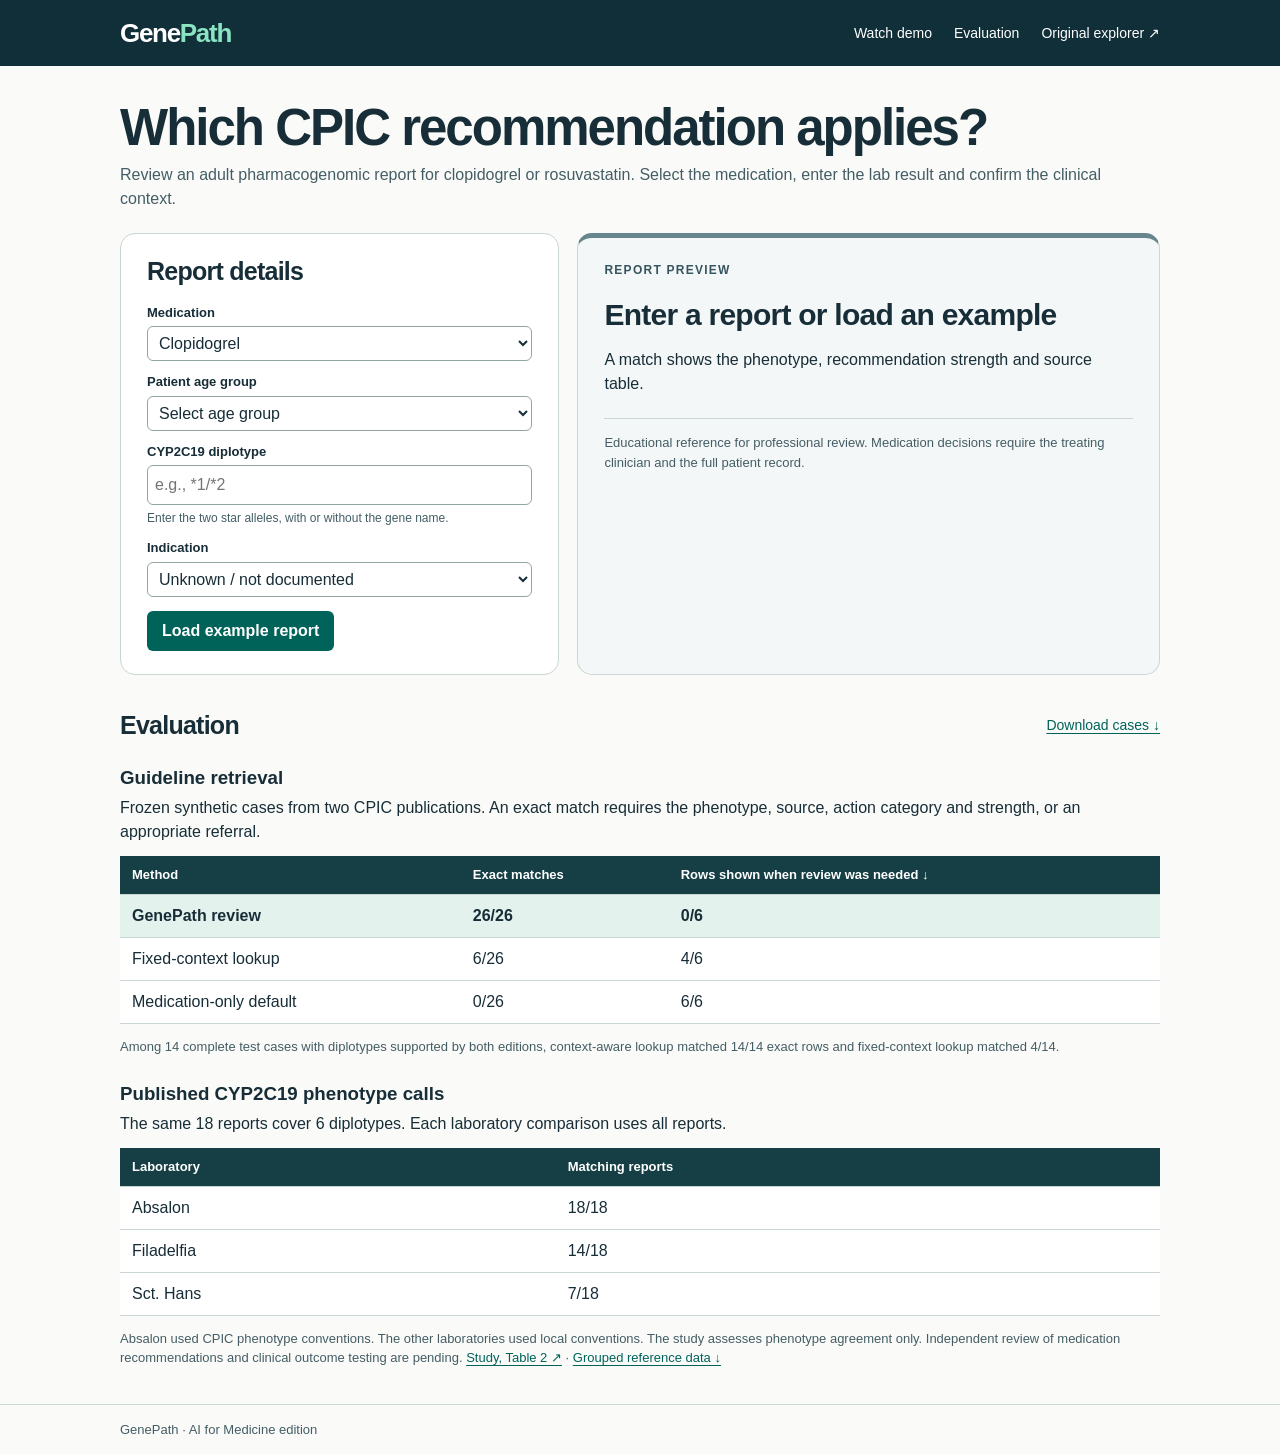
<file: index.html>
<!doctype html>
<html lang="en"><head><meta charset="utf-8"><meta name="viewport" content="width=device-width,initial-scale=1"><title>GenePath · PGx guideline review</title><link rel="stylesheet" href="review/style.css"></head>
<body>
<header><div class="shell nav"><a class="brand" href="index.html">Gene<span>Path</span></a><nav aria-label="Resources"><a href="https://www.youtube.com/watch?v=ef9ZuNMNDDQ" target="_blank" rel="noopener noreferrer">Watch demo</a><a href="#evaluation">Evaluation</a><a href="explorer.html">Original explorer ↗</a></nav></div></header>
<main class="shell">
<section class="intro"><h1>Which CPIC recommendation applies?</h1><p>Review an adult pharmacogenomic report for clopidogrel or rosuvastatin. Select the medication, enter the lab result and confirm the clinical context.</p></section>
<section class="layout" aria-label="Guideline lookup">
<div class="panel inputs"><h2>Report details</h2>
<div class="field"><label for="drug">Medication</label><select id="drug"><option value="clopidogrel">Clopidogrel</option><option value="rosuvastatin">Rosuvastatin</option></select></div>
<div class="field"><label for="age">Patient age group</label><select id="age"><option value="unknown">Select age group</option><option value="adult">Adult (18 or older)</option><option value="child">Under 18</option></select></div>
<div class="field"><label for="diplotype" id="geneLabel">CYP2C19 diplotype</label><input type="text" id="diplotype" aria-describedby="formatHint" placeholder="e.g., *1/*2" autocomplete="off" spellcheck="false"><small id="formatHint">Enter the two star alleles, with or without the gene name.</small></div>
<div class="field"><label for="context" id="contextLabel">Indication</label><select id="context"></select></div>
<div class="example-actions"><button id="sample" type="button">Load example report</button><button id="compare" type="button" hidden></button></div></div>
<section class="panel result" aria-live="polite" aria-atomic="true"><p id="status" class="status"></p><h2 id="headline"></h2><p id="detail"></p><dl id="facts"></dl><a id="citation" hidden></a><p class="fine">Educational reference for professional review. Medication decisions require the treating clinician and the full patient record.</p></section>
</section>
<section id="evaluation"><div class="sectionhead"><div><h2>Evaluation</h2></div><a href="review/evaluation/cases.tsv" download>Download cases ↓</a></div>
<h3>Guideline retrieval</h3><p>Frozen synthetic cases from two CPIC publications. An exact match requires the phenotype, source, action category and strength, or an appropriate referral.</p>
<div class="tablewrap"><table><thead><tr><th scope="col">Method</th><th scope="col">Exact matches</th><th scope="col">Rows shown when review was needed ↓</th></tr></thead><tbody id="scores"></tbody></table></div>
<p id="sharedPanel" class="small"></p>
<h3>Published CYP2C19 phenotype calls</h3>
<p id="publishedCaption"></p>
<div class="tablewrap"><table><thead><tr><th scope="col">Laboratory</th><th scope="col">Matching reports</th></tr></thead><tbody id="labs"></tbody></table></div>
<p class="small">Absalon used CPIC phenotype conventions. The other laboratories used local conventions. The study assesses phenotype agreement only. Independent review of medication recommendations and clinical outcome testing are pending. <a href="https://doi.org/10.1111/bcpt.13990">Study, Table 2 ↗</a> · <a href="review/evaluation/published-phenotypes.tsv" download>Grouped reference data ↓</a></p></section>
</main><footer><div class="shell">GenePath · AI for Medicine edition</div></footer>
<script src="review/lookup.js"></script><script src="review/evaluation/summary.js"></script><script src="review/ui.js"></script></body></html>
</file>
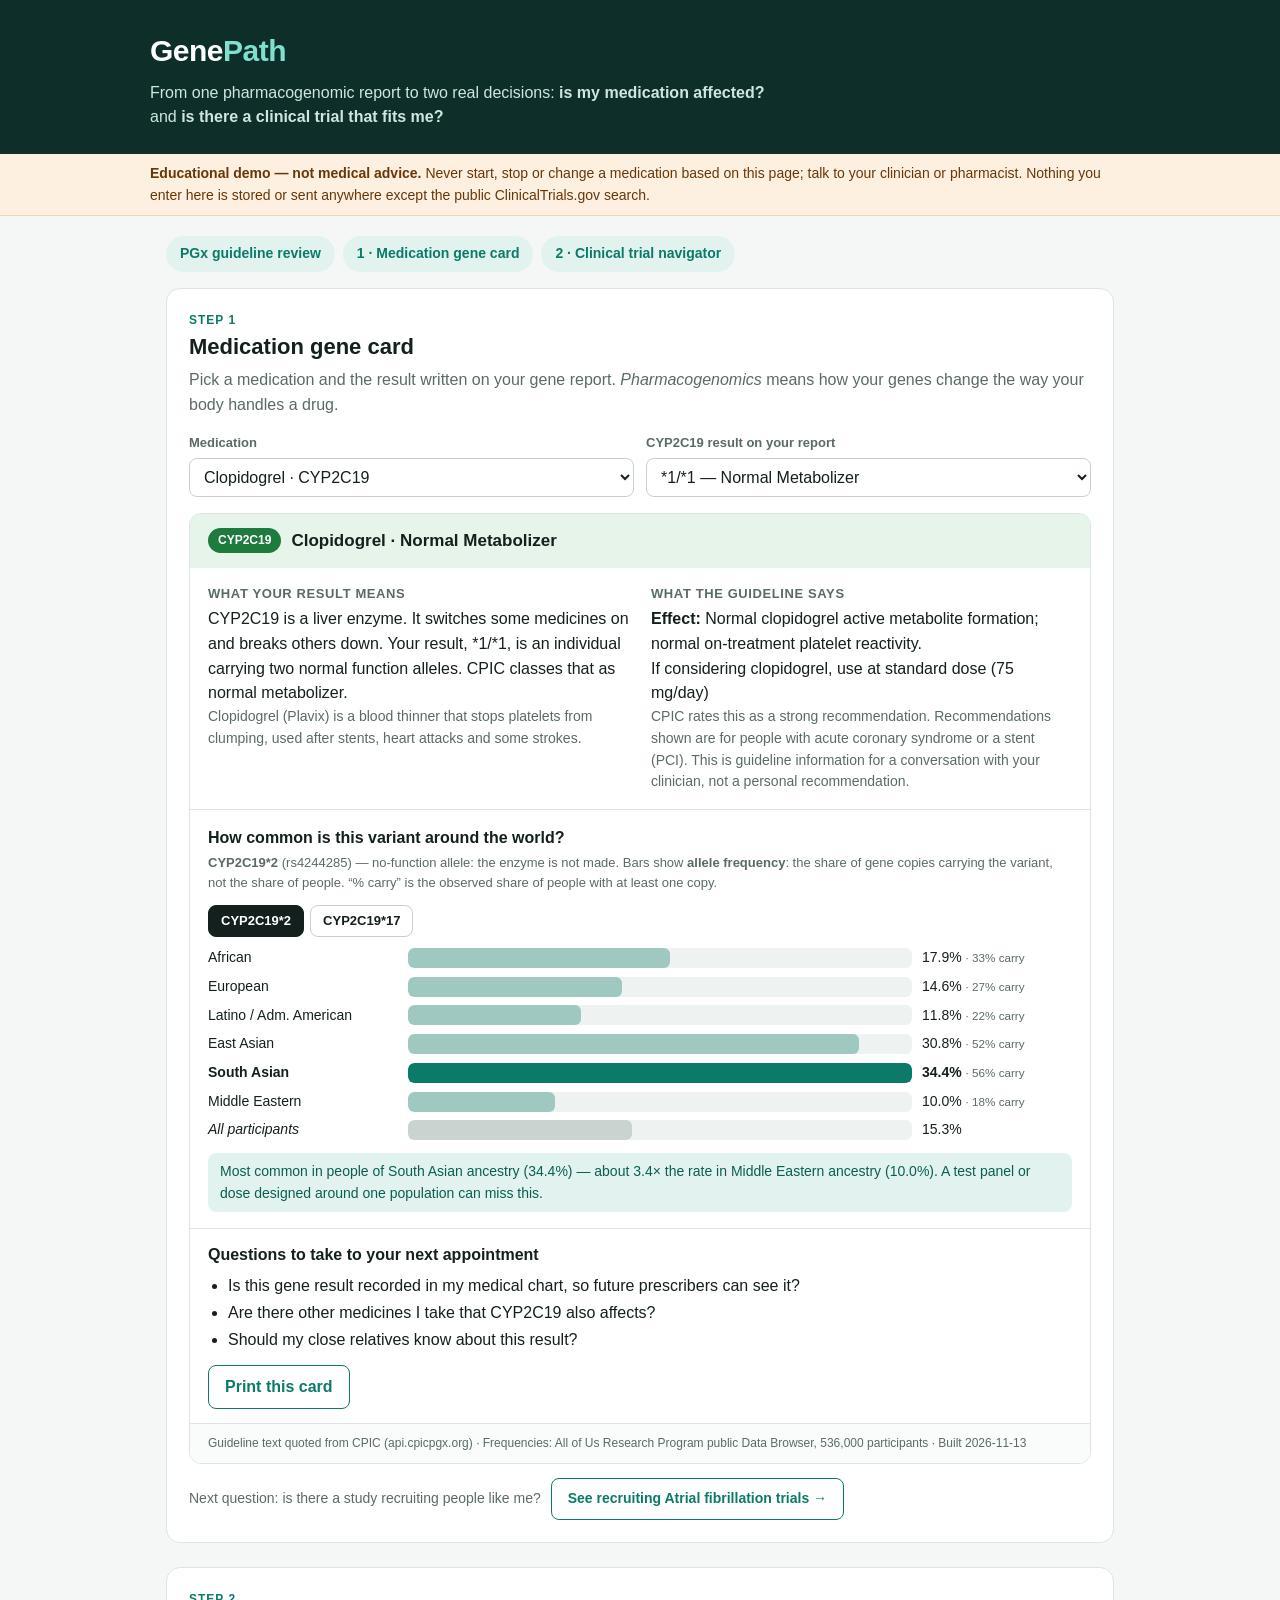
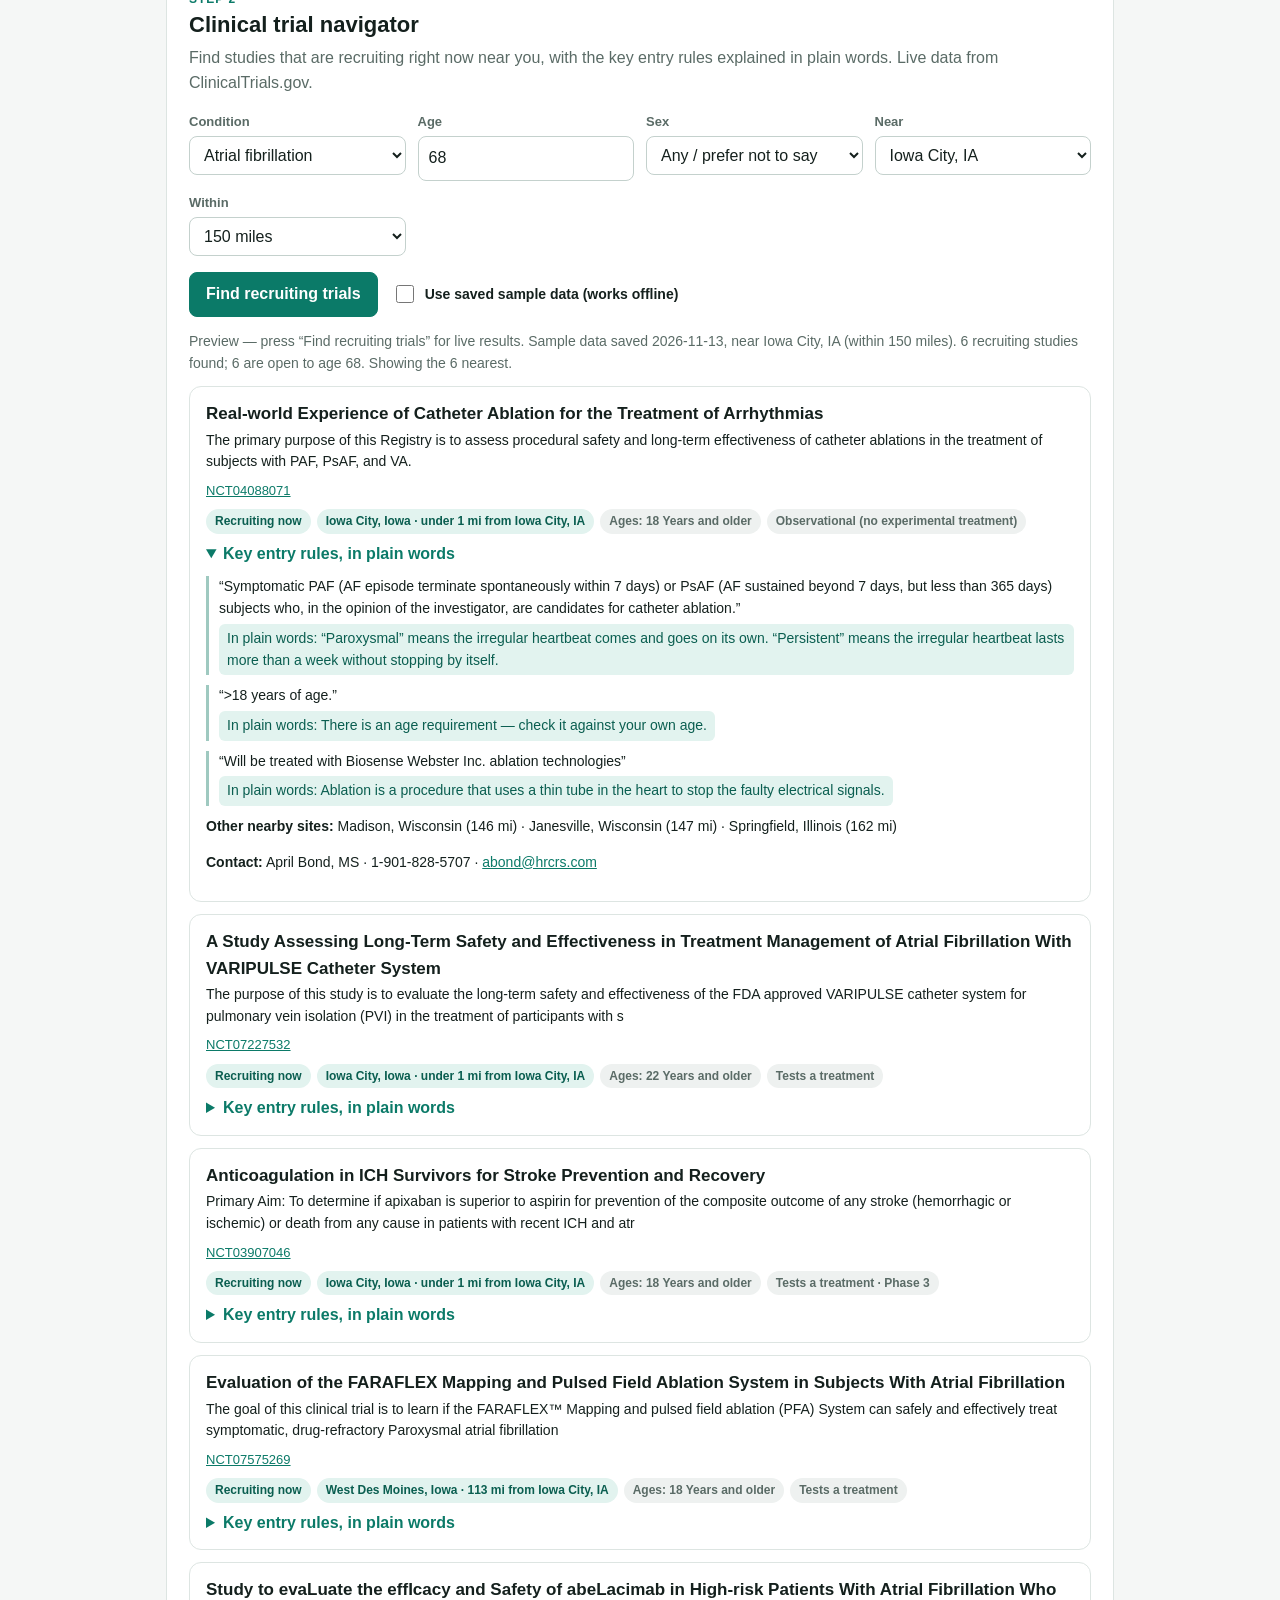
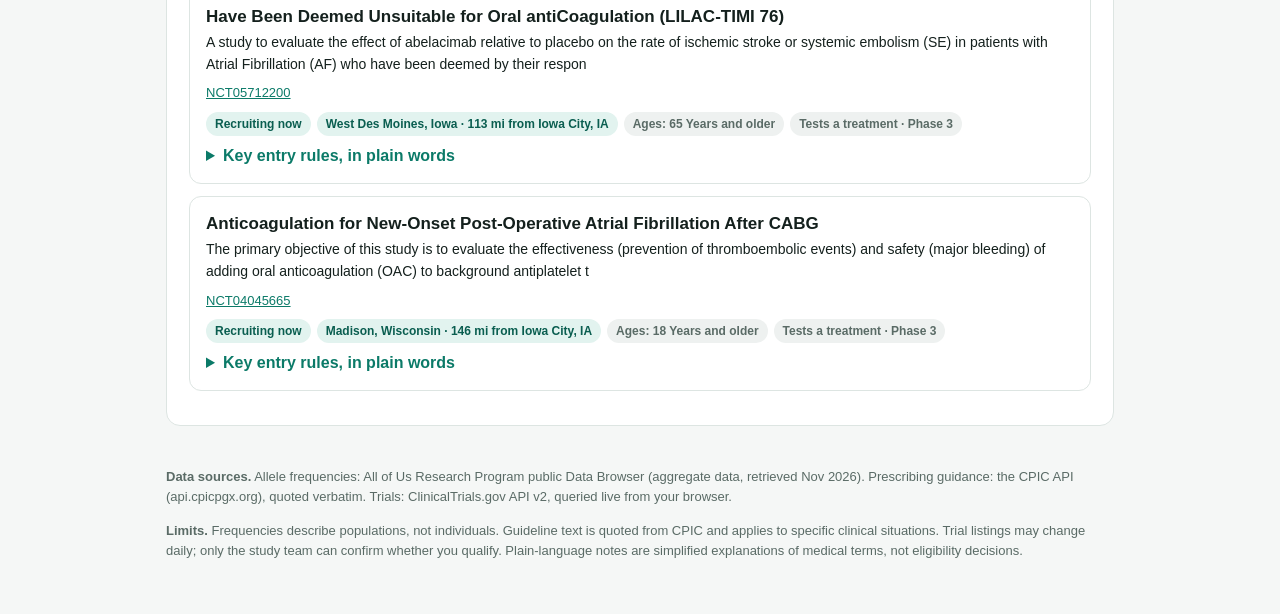
<file: explorer.html>
<!doctype html>
<html lang="en">
<head>
<meta charset="utf-8">
<meta name="viewport" content="width=device-width, initial-scale=1">
<title>GenePath — from a gene report to two real decisions</title>
<meta name="description" content="Educational demo: understand what a pharmacogenomic result means for clopidogrel, warfarin or simvastatin, and find recruiting clinical trials near you.">
<meta property="og:title" content="GenePath — from a gene report to two real decisions">
<meta property="og:description" content="Is my medication affected by my genes? Is there a clinical trial that fits me? Built on All of Us, CPIC and ClinicalTrials.gov public data.">
<link rel="icon" href="data:image/svg+xml,%3Csvg xmlns='http://www.w3.org/2000/svg' viewBox='0 0 32 32'%3E%3Crect width='32' height='32' rx='7' fill='%230e2f29'/%3E%3Ctext x='16' y='23' font-size='19' font-weight='700' text-anchor='middle' fill='%237fe0cd' font-family='Arial'%3EG%3C/text%3E%3C/svg%3E">
<style>
  :root {
    --bg: #f5f7f6; --card: #ffffff; --ink: #14201d; --muted: #5a6b66; --line: #dde5e2;
    --accent: #0b7a68; --accent-soft: #e2f3ef; --warn: #b4530a; --warn-soft: #fdf0e1;
    --danger: #a8322d; --danger-soft: #fbe9e7; --ok: #1f7a3d; --ok-soft: #e6f4ea;
    --bar: #9fc9c0; --bar-hi: #0b7a68;
  }
  * { box-sizing: border-box; }
  body { margin: 0; background: var(--bg); color: var(--ink);
    font: 16px/1.55 -apple-system, BlinkMacSystemFont, "Segoe UI", Roboto, Helvetica, Arial, sans-serif; }
  header.top { background: #0e2f29; color: #fff; padding: 28px 16px 24px; }
  .wrap { max-width: 980px; margin: 0 auto; padding: 0 16px; }
  header.top .wrap { padding: 0; }
  h1 { margin: 0 0 6px; font-size: 30px; letter-spacing: -0.5px; }
  h1 span { color: #7fe0cd; }
  .tagline { margin: 0; color: #cfe6e0; max-width: 640px; }
  .notice { background: var(--warn-soft); border-bottom: 1px solid #f0d5b0; color: #6b3606; font-size: 14px; padding: 9px 16px; }
  .notice .wrap { padding: 0; }
  nav.steps { display: flex; gap: 8px; margin: 20px 0 4px; flex-wrap: wrap; }
  nav.steps a { text-decoration: none; color: var(--accent); background: var(--accent-soft); padding: 7px 14px; border-radius: 999px; font-weight: 600; font-size: 14px; }
  section.module { background: var(--card); border: 1px solid var(--line); border-radius: 14px; padding: 22px; margin: 16px 0 24px; }
  h2 { margin: 0 0 4px; font-size: 22px; }
  .sub { margin: 0 0 16px; color: var(--muted); }
  .eyebrow { font-size: 12px; font-weight: 700; letter-spacing: 1px; text-transform: uppercase; color: var(--accent); }
  .controls { display: grid; grid-template-columns: repeat(auto-fit, minmax(190px, 1fr)); gap: 12px; margin-bottom: 16px; }
  label { display: block; font-size: 13px; font-weight: 600; color: var(--muted); margin-bottom: 4px; }
  select, input[type=number] { width: 100%; padding: 9px 10px; font: inherit; border: 1px solid #c4d1cd; border-radius: 8px; background: #fff; color: var(--ink); }
  button { font: inherit; font-weight: 600; cursor: pointer; border-radius: 8px; border: 1px solid var(--accent); background: var(--accent); color: #fff; padding: 9px 16px; }
  button.ghost { background: #fff; color: var(--accent); }
  button:disabled { opacity: .6; cursor: default; }
  .pillrow { display: flex; gap: 8px; flex-wrap: wrap; margin-bottom: 14px; }
  .pill { border: 1px solid #c4d1cd; background: #fff; color: var(--ink); border-radius: 999px; padding: 7px 14px; font-weight: 600; }
  .pill[aria-pressed=true] { background: var(--accent); border-color: var(--accent); color: #fff; }
  .card { border: 1px solid var(--line); border-radius: 12px; overflow: hidden; }
  .card-head { padding: 14px 18px; display: flex; gap: 10px; align-items: center; flex-wrap: wrap; }
  .card-head.ok { background: var(--ok-soft); } .card-head.warn { background: var(--warn-soft); } .card-head.danger { background: var(--danger-soft); }
  .badge { font-size: 12px; font-weight: 700; padding: 3px 10px; border-radius: 999px; color: #fff; }
  .ok .badge { background: var(--ok); } .warn .badge { background: var(--warn); } .danger .badge { background: var(--danger); }
  .card-head strong { font-size: 17px; }
  .card-body { padding: 16px 18px; display: grid; gap: 14px; }
  .card-body h3 { margin: 0 0 3px; font-size: 13px; text-transform: uppercase; letter-spacing: .6px; color: var(--muted); }
  .card-body p { margin: 0; }
  .term { border-bottom: 1px dotted var(--muted); cursor: help; }
  .glossline { font-size: 14px; color: var(--muted); margin-top: 4px; }
  .chart { border-top: 1px solid var(--line); padding: 16px 18px; }
  .chart h3 { margin: 0 0 2px; font-size: 16px; }
  .chart .hint { font-size: 13px; color: var(--muted); margin: 0 0 12px; }
  .bars { display: grid; gap: 7px; }
  .bar { display: grid; grid-template-columns: 150px 1fr 120px; gap: 10px; align-items: center; font-size: 14px; }
  .bar .track { background: #eef3f1; border-radius: 6px; height: 20px; overflow: hidden; }
  .bar .fill { height: 100%; background: var(--bar); border-radius: 6px; transition: width .35s; }
  .bar.hi .fill { background: var(--bar-hi); } .bar.hi .name, .bar.hi .val { font-weight: 700; }
  .bar .val small { color: var(--muted); font-weight: 400; }
  .tabs { display: flex; gap: 6px; flex-wrap: wrap; margin-bottom: 10px; }
  .tabs button { background: #fff; color: var(--ink); border-color: #c4d1cd; padding: 5px 12px; font-size: 13px; }
  .tabs button[aria-pressed=true] { background: var(--ink); border-color: var(--ink); color: #fff; }
  .source { font-size: 12px; color: var(--muted); padding: 10px 18px; background: #fafcfb; border-top: 1px solid var(--line); }
  .source a, .trial a { color: var(--accent); }
  .handoff { margin-top: 14px; display: flex; gap: 10px; align-items: center; flex-wrap: wrap; font-size: 14px; color: var(--muted); }
  .toggle { display: flex; align-items: center; gap: 8px; font-size: 14px; color: var(--ink); font-weight: 600; margin: 0; }
  .toggle input { width: 18px; height: 18px; }
  .actions { display: flex; gap: 14px; align-items: center; flex-wrap: wrap; margin-bottom: 14px; }
  .status { font-size: 14px; color: var(--muted); margin: 0 0 12px; }
  .status.err { color: var(--danger); }
  .trial { border: 1px solid var(--line); border-radius: 12px; padding: 14px 16px; margin-bottom: 12px; }
  .trial h3 { margin: 0 0 2px; font-size: 17px; }
  .trial .official { font-size: 13px; color: var(--muted); margin: 0 0 8px; }
  .chips { display: flex; gap: 6px; flex-wrap: wrap; margin-bottom: 8px; }
  .chip { font-size: 12px; font-weight: 600; background: var(--accent-soft); color: #0a5e50; padding: 3px 9px; border-radius: 999px; }
  .chip.grey { background: #eef1f0; color: var(--muted); }
  .trial details { margin-top: 8px; }
  .trial summary { cursor: pointer; font-weight: 600; color: var(--accent); }
  .crit { margin: 10px 0 0; padding: 0; list-style: none; display: grid; gap: 10px; }
  .crit li { border-left: 3px solid var(--bar); padding-left: 10px; }
  .crit .orig { font-size: 14px; }
  .crit .plain { font-size: 14px; color: #0a5e50; background: var(--accent-soft); border-radius: 6px; padding: 4px 8px; margin-top: 4px; display: inline-block; }
  .contact { font-size: 14px; margin-top: 10px; }
  footer { color: var(--muted); font-size: 13px; padding: 4px 0 40px; }
  :focus-visible { outline: 3px solid #f0a53a; outline-offset: 2px; }
  .insight { margin: 12px 0 0; font-size: 14px; background: var(--accent-soft); border-radius: 8px; padding: 8px 12px; color: #0a5e50; }
  .ask { border-top: 1px solid var(--line); padding: 14px 18px; }
  .ask h3 { margin: 0 0 6px; font-size: 16px; }
  .ask ul { margin: 0; padding-left: 20px; } .ask li { margin: 2px 0; }
  .ask button { margin-top: 10px; }
  .trial .lead { font-size: 14px; margin: 0 0 8px; }
  @media (min-width: 760px) { .card-body { grid-template-columns: 1fr 1fr; gap: 22px; } .bar { grid-template-columns: 190px 1fr 150px; } }
  @media print {
    body { background: #fff; } header.top { background: #fff; color: #000; padding: 0 0 8px; } h1 span, .tagline { color: #000; }
    nav.steps, #trials, #medControls, .handoff, .tabs, .ask button, footer p:last-child { display: none !important; }
    section.module { border: 0; padding: 0; } .card, .trial { break-inside: avoid; }
    .bar .fill { -webkit-print-color-adjust: exact; print-color-adjust: exact; }
  }
  @media (max-width: 560px) { .bar { grid-template-columns: 96px 1fr 92px; font-size: 13px; } h1 { font-size: 25px; } section.module { padding: 16px; } }
</style>
</head>
<body>
<header class="top"><div class="wrap">
  <h1>Gene<span>Path</span></h1>
  <p class="tagline">From one pharmacogenomic report to two real decisions: <b>is my medication affected?</b> and <b>is there a clinical trial that fits me?</b></p>
</div></header>
<div class="notice"><div class="wrap"><b>Educational demo — not medical advice.</b> Never start, stop or change a medication based on this page; talk to your clinician or pharmacist. Nothing you enter here is stored or sent anywhere except the public ClinicalTrials.gov search.</div></div>

<div class="wrap">
  <nav class="steps"><a href="index.html">PGx guideline review</a><a href="#med">1 · Medication gene card</a><a href="#trials">2 · Clinical trial navigator</a></nav>

  <section class="module" id="med">
    <div class="eyebrow">Step 1</div>
    <h2>Medication gene card</h2>
    <p class="sub">Pick a medication and the result written on your gene report. <i>Pharmacogenomics</i> means how your genes change the way your body handles a drug.</p>
    <div class="controls" id="medControls"></div>
    <div class="card" id="medCard" aria-live="polite"></div>
    <div class="handoff" id="handoff"></div>
  </section>

  <section class="module" id="trials">
    <div class="eyebrow">Step 2</div>
    <h2>Clinical trial navigator</h2>
    <p class="sub">Find studies that are recruiting right now near you, with the key entry rules explained in plain words. Live data from ClinicalTrials.gov.</p>
    <div class="controls">
      <div><label for="cond">Condition</label><select id="cond"></select></div>
      <div><label for="age">Age</label><input id="age" type="number" min="0" max="110" value="68"></div>
      <div><label for="sex">Sex</label><select id="sex"><option value="ALL">Any / prefer not to say</option><option value="FEMALE">Female</option><option value="MALE">Male</option></select></div>
      <div><label for="city">Near</label><select id="city"></select></div>
      <div><label for="radius">Within</label><select id="radius"><option>50</option><option selected>150</option><option>300</option></select></div>
    </div>
    <div class="actions">
      <button id="searchBtn">Find recruiting trials</button>
      <label class="toggle"><input type="checkbox" id="sampleToggle"> Use saved sample data (works offline)</label>
    </div>
    <p class="status" id="trialStatus" role="status" aria-live="polite">Choose a condition and press the button.</p>
    <div id="trialList"></div>
  </section>

  <footer>
    <p><b>Data sources.</b> Allele frequencies: All of Us Research Program public Data Browser (aggregate data, retrieved Nov 2026). Prescribing guidance: the CPIC API (api.cpicpgx.org), quoted verbatim. Trials: ClinicalTrials.gov API v2, queried live from your browser.</p>
    <p><b>Limits.</b> Frequencies describe populations, not individuals. Guideline text is quoted from CPIC and applies to specific clinical situations. Trial listings may change daily; only the study team can confirm whether you qualify. Plain-language notes are simplified explanations of medical terms, not eligibility decisions.</p>
  </footer>
</div>

<script src="pgx-data.js?v=2026-11-13"></script>
<script src="snapshot.js?v=2026-11-13"></script>
<script>
"use strict";
const $ = (id) => document.getElementById(id);
const esc = (s) => String(s ?? "").replace(/[&<>"']/g, (c) => ({ "&": "&amp;", "<": "&lt;", ">": "&gt;", '"': "&quot;", "'": "&#39;" }[c]));

/* ---------------- Module 1: medication gene card ----------------
   All genotype, phenotype and guideline text comes from window.PGX_DATA, which
   tools/build_pgx_data.py generates from the CPIC API and the All of Us public
   Data Browser. Nothing clinical is hand-written here. */
const D = window.PGX_DATA || { drugs: [], variants: {}, genePlain: {} };
const GROUPS = ["AFR", "EUR", "AMR", "EAS", "SAS", "MID"];
const SHORT = { AFR: "African", EUR: "European", AMR: "Latino / Adm. American", EAS: "East Asian", SAS: "South Asian", MID: "Middle Eastern" };
const CLASS_PLAIN = { Strong: "CPIC rates this as a strong recommendation.", Moderate: "CPIC rates this as a moderate recommendation.", Optional: "CPIC rates this as optional.", "No Recommendation": "CPIC makes no recommendation for this result." };
// Which trial search follows naturally from a drug's category.
const GROUP_TRIAL = { "Heart and blood": "afib", "Cholesterol": "chol", "Stomach and reflux": "gerd",
  "Mental health": "depression", "Pain and inflammation": "oa", "Immune conditions": "ra", "Cancer treatment": "crc" };

// Warfarin is dosed by algorithm rather than a phenotype table, so it keeps a card
// built from the genotype table in the FDA warfarin label.
const WARF_C9 = ["*1/*1", "*1/*2", "*1/*3", "*2/*2", "*2/*3", "*3/*3"];
const WARF_BANDS = { GG: [0, 0, 1, 1, 1, 2], AG: [0, 1, 1, 1, 2, 2], AA: [1, 1, 2, 2, 2, 2] };

const med = { drug: D.drugs.length ? D.drugs[0].key : null, geno: 0, c9: "*1/*2", vk: "AG", variant: null };
const drugOf = (k) => D.drugs.find((d) => d.key === k);
// The drug's own gene charts first, so the chart matches the gene named on the card.
const variantsOf = (d) => Object.values(D.variants)
  .filter((v) => v.gene === d.gene || (d.special === "warfarin" && v.gene === "CYP2C9"))
  .sort((x, y) => (x.gene === d.gene ? 0 : 1) - (y.gene === d.gene ? 0 : 1));

function renderMedControls() {
  const d = drugOf(med.drug);
  const cats = [...new Set(D.drugs.map((x) => x.group))];
  const drugSel = `<div><label for="drugSel">Medication</label><select id="drugSel">${cats.map((c) =>
    `<optgroup label="${esc(c)}">${D.drugs.filter((x) => x.group === c).map((x) =>
      `<option value="${esc(x.key)}" ${x.key === med.drug ? "selected" : ""}>${esc(x.name)}${x.gene ? " · " + esc(x.gene) : ""}</option>`).join("")}</optgroup>`).join("")}</select></div>`;
  let genoSel;
  if (d.special === "warfarin") {
    genoSel = `<div><label for="sel_c9">CYP2C9 result</label><select id="sel_c9">${WARF_C9.map((g) =>
        `<option value="${g}" ${g === med.c9 ? "selected" : ""}>${g}</option>`).join("")}</select></div>
      <div><label for="sel_vk">VKORC1 −1639 result</label><select id="sel_vk">${[["GG", "G/G — typical sensitivity"], ["AG", "A/G — more sensitive"], ["AA", "A/A — most sensitive"]].map(([v, t]) =>
        `<option value="${v}" ${v === med.vk ? "selected" : ""}>${esc(t)}</option>`).join("")}</select></div>`;
  } else {
    if (med.geno >= d.diplotypes.length) med.geno = 0;
    genoSel = `<div><label for="sel_g">${esc(d.gene)} result on your report</label><select id="sel_g">${d.diplotypes.map((p, i) =>
      `<option value="${i}" ${i === med.geno ? "selected" : ""}>${esc(p.diplotype)} — ${esc(p.phenotype)}</option>`).join("")}</select></div>`;
  }
  $("medControls").innerHTML = drugSel + genoSel;
}

function warfarinResult() {
  const band = WARF_BANDS[med.vk][WARF_C9.indexOf(med.c9)];
  const T = [["ok", "Typical dose need expected"], ["warn", "Lower dose need likely"], ["danger", "Much lower dose need likely"]][band];
  const c9 = med.c9 === "*1/*1" ? "Your CYP2C9 enzyme clears warfarin at the usual speed." : "Your CYP2C9 enzyme clears warfarin more slowly than usual, so the drug stays in your body longer.";
  const vk = med.vk === "GG" ? "Your VKORC1 result means typical sensitivity to warfarin." : med.vk === "AG" ? "Your VKORC1 result means you are somewhat more sensitive to warfarin." : "Your VKORC1 result means you are highly sensitive to warfarin.";
  const act = ["Your genes do not point to an unusual dose. Dosing is still individual and guided by regular INR blood tests.",
    "People with this combination usually end up on a lower-than-average dose. CPIC recommends that prescribers use a validated genetics-based dosing calculator when starting warfarin, alongside INR blood tests.",
    "People with this combination usually need a much lower dose and can take longer to reach a stable level. CPIC recommends that prescribers use a validated genetics-based dosing calculator when starting warfarin, with close INR monitoring."][band];
  const alt = med.c9 === "*2/*3" || med.c9 === "*3/*3" ? " For this CYP2C9 result, CPIC also notes that a different oral blood thinner might be considered." : "";
  return { severity: T[0], phenotype: T[1], meaning: c9 + " " + vk, implication: "", recommendation: act + alt,
    classification: "", result: `${med.c9}, VKORC1 ${med.vk}`,
    extra: "Dose bands follow the CYP2C9 × VKORC1 table in the FDA warfarin label. For people of African ancestry, CPIC advises also testing CYP2C9 *5, *6, *8 and *11, which this card does not cover." };
}

function phenoResult(d) {
  const p = d.diplotypes[med.geno];
  const r = (d.recommendations || {})[p.key] || {};
  const plain = D.genePlain[d.gene] || "";
  return { severity: p.severity, phenotype: p.phenotype, result: p.diplotype,
    meaning: `${plain} Your result, ${p.diplotype}, is ${(p.description || "").charAt(0).toLowerCase() + (p.description || "").slice(1)}. CPIC classes that as ${p.phenotype.toLowerCase()}.`,
    implication: r.implication || "", recommendation: r.recommendation || "No recommendation.",
    classification: r.classification || "", extra: d.note || "" };
}

function renderMedCard(reset) {
  const d = drugOf(med.drug);
  if (!d) return;
  const r = d.special === "warfarin" ? warfarinResult() : phenoResult(d);
  const vs = variantsOf(d);
  if (reset || !vs.some((v) => v.label === med.variant)) med.variant = vs.length ? vs[0].label : null;
  const v = vs.find((x) => x.label === med.variant);

  let chart = "";
  if (v) {
    const max = Math.max(...GROUPS.map((g) => v.groups[g].freq), v.overall);
    const order = [...GROUPS].sort((a, b) => v.groups[b].freq - v.groups[a].freq);
    const hi = order[0], lo = order[order.length - 1];
    const bars = GROUPS.map((g) => `<div class="bar ${g === hi ? "hi" : ""}"><div class="name">${SHORT[g]}</div><div class="track"><div class="fill" style="width:${(v.groups[g].freq / max * 100).toFixed(1)}%"></div></div><div class="val">${v.groups[g].freq.toFixed(1)}% <small>· ${v.groups[g].carriers < 10 ? v.groups[g].carriers.toFixed(1) : v.groups[g].carriers.toFixed(0)}% carry</small></div></div>`).join("")
      + `<div class="bar"><div class="name"><i>All participants</i></div><div class="track"><div class="fill" style="width:${(v.overall / max * 100).toFixed(1)}%;background:#c9d3d0"></div></div><div class="val">${v.overall.toFixed(1)}%</div></div>`;
    const top = v.groups[hi].freq, bot = v.groups[lo].freq, ratio = bot ? top / bot : Infinity;
    const miss = " A test panel or dose designed around one population can miss this.";
    const insight = bot === 0
      ? `Seen in people of ${SHORT[hi]} ancestry (${top.toFixed(1)}%) but not detected at all in ${SHORT[lo]} ancestry in this dataset.${miss}`
      : ratio >= 1.5
        ? `Most common in people of ${SHORT[hi]} ancestry (${top.toFixed(1)}%) — about ${ratio.toFixed(ratio >= 10 ? 0 : 1)}× the rate in ${SHORT[lo]} ancestry (${bot.toFixed(1)}%).${miss}`
        : `This variant is spread fairly evenly across ancestry groups, from ${bot.toFixed(1)}% to ${top.toFixed(1)}%.`;
    const tabs = vs.length > 1 ? `<div class="tabs">${vs.map((x) => `<button data-variant="${esc(x.label)}" aria-pressed="${x.label === med.variant}">${esc(x.label)}</button>`).join("")}</div>` : "";
    chart = `<div class="chart">
      <h3>How common is this variant around the world?</h3>
      <p class="hint"><b>${esc(v.label)}</b> (${esc(v.rs)}) — ${esc(v.effect)}. Bars show <b>allele frequency</b>: the share of gene copies carrying the variant, not the share of people. “% carry” is the observed share of people with at least one copy.</p>
      ${tabs}<div class="bars">${bars}</div>
      <p class="insight">${esc(insight)}</p>
    </div>`;
  }

  const asks = r.severity === "ok"
    ? ["Is this gene result recorded in my medical chart, so future prescribers can see it?", `Are there other medicines I take that ${d.gene} also affects?`, "Should my close relatives know about this result?"]
    : [`Does my ${d.gene} result change how well or how safely ${d.name.toLowerCase()} works for me?`, "Is there an alternative medicine or dose you would consider, given this result?", "Is this gene result recorded in my medical chart, and should my relatives be tested?"];

  $("medCard").innerHTML = `
    <div class="card-head ${r.severity}"><span class="badge">${esc(d.gene)}</span><strong>${esc(d.name)} · ${esc(r.phenotype)}</strong></div>
    <div class="card-body">
      <div><h3>What your result means</h3><p>${esc(r.meaning)}</p>
        <p class="glossline">${esc(d.name)}${d.brand ? " (" + esc(d.brand) + ")" : ""} is ${esc(d.use)}.</p></div>
      <div><h3>What the guideline says</h3>
        ${r.implication ? `<p><b>Effect:</b> ${esc(r.implication)}.</p>` : ""}
        <p>${esc(r.recommendation)}</p>
        <p class="glossline">${esc(CLASS_PLAIN[r.classification] || "")} ${esc(r.extra)} This is guideline information for a conversation with your clinician, not a personal recommendation.</p></div>
    </div>
    ${chart}
    <div class="ask"><h3>Questions to take to your next appointment</h3><ul>${asks.map((q) => `<li>${esc(q)}</li>`).join("")}</ul><button class="ghost" id="printBtn" type="button">Print this card</button></div>
    <div class="source">Guideline text quoted from CPIC (api.cpicpgx.org) · Frequencies: All of Us Research Program public Data Browser, ${(D.builtFrom.alleles / 2 / 1000).toFixed(0)},000 participants · Built ${esc(D.builtFrom.built || "Nov 2026")}</div>`;

  const cond = GROUP_TRIAL[d.group];
  const label = (CONDITIONS.find((c) => c.key === cond) || {}).label || "";
  $("handoff").innerHTML = `<span>Next question: is there a study recruiting people like me?</span><button class="ghost" id="handoffBtn" data-cond="${cond || ""}">${cond ? "See recruiting " + esc(label) + " trials" : "Explore recruiting trials"} →</button>`;
}

/* ---------------- Module 2: clinical trial navigator ---------------- */
const CONDITIONS = [
  { key: "afib", label: "Atrial fibrillation", term: "atrial fibrillation" },
  { key: "chol", label: "High cholesterol", term: "hypercholesterolemia" },
  { key: "gerd", label: "Acid reflux (GERD)", term: "gastroesophageal reflux" },
  { key: "depression", label: "Depression", term: "depression" },
  { key: "oa", label: "Osteoarthritis", term: "osteoarthritis" },
  { key: "ra", label: "Rheumatoid arthritis", term: "rheumatoid arthritis" },
  { key: "crc", label: "Colorectal cancer", term: "colorectal cancer" },
  { key: "alzheimers", label: "Alzheimer’s disease", term: "Alzheimer disease" },
  { key: "t2d", label: "Type 2 diabetes", term: "type 2 diabetes" },
];
const CITIES = [["Iowa City, IA", 41.6611, -91.5302], ["Chicago, IL", 41.8781, -87.6298], ["Minneapolis, MN", 44.9778, -93.265], ["St. Louis, MO", 38.627, -90.1994],
  ["New York, NY", 40.7128, -74.006], ["Boston, MA", 42.3601, -71.0589], ["Philadelphia, PA", 39.9526, -75.1652], ["Washington, DC", 38.9072, -77.0369],
  ["Atlanta, GA", 33.749, -84.388], ["Miami, FL", 25.7617, -80.1918], ["Houston, TX", 29.7604, -95.3698], ["Dallas, TX", 32.7767, -96.797],
  ["Denver, CO", 39.7392, -104.9903], ["Phoenix, AZ", 33.4484, -112.074], ["Los Angeles, CA", 34.0522, -118.2437], ["San Francisco, CA", 37.7749, -122.4194], ["Seattle, WA", 47.6062, -122.3321]];
const FIELDS = "NCTId,BriefTitle,OverallStatus,BriefSummary,EligibilityCriteria,MinimumAge,MaximumAge,Sex,Phase,StudyType,CentralContactName,CentralContactPhone,CentralContactEMail,LocationFacility,LocationCity,LocationState,LocationCountry,LocationGeoPoint,LocationStatus";


// Rule-based plain-language notes: [pattern, explanation]. First two matches are shown.
const GLOSSARY = [
  [/informed consent|capable of providing (written )?consent|consent form|\bICF\b/i, "You must understand what the study involves and agree in writing to take part."],
  [/assent/i, "A child also has to agree to take part, in addition to a parent’s permission."],
  [/paroxysmal|\bPAF\b/i, "“Paroxysmal” means the irregular heartbeat comes and goes on its own."],
  [/persistent (atrial|AF)|\bPsAF\b/i, "“Persistent” means the irregular heartbeat lasts more than a week without stopping by itself."],
  [/refractory|not tolerated|inadequately (managed|controlled)/i, "The usual treatment has not worked well enough for you, or you could not tolerate it."],
  [/ablation/i, "Ablation is a procedure that uses a thin tube in the heart to stop the faulty electrical signals."],
  [/CHA2DS2[- ]?VASc/i, "CHA₂DS₂-VASc is a stroke-risk score based on age and conditions such as high blood pressure, diabetes and past stroke."],
  [/anticoagula/i, "Anticoagulants are blood thinners (for example warfarin or apixaban)."],
  [/antiarrhythmic|\bAAD\b/i, "Antiarrhythmic drugs are medicines that keep the heart rhythm steady."],
  [/\bECOG\b/i, "ECOG 0–1 means you are up and about and able to do light daily activities."],
  [/RECIST|measurable (disease|tumor|lesion)/i, "At least one tumor must be visible and measurable on a scan, so doctors can track whether it shrinks."],
  [/metasta|locally advanced|unresectable|not amenable to curative surgery/i, "The cancer has spread or cannot be completely removed with surgery."],
  [/histologic|cytologic/i, "The diagnosis must be confirmed by looking at a tissue sample under a microscope."],
  [/dMMR|MSI-H|microsatellite/i, "dMMR / MSI-H is a tumor test result that affects which treatments work; this study needs a specific result."],
  [/\bBRAF\b|\bKRAS\b|\bNRAS\b|mutation|fusion|wild-type/i, "Your tumor needs to have been tested for specific gene changes; the study accepts only certain results."],
  [/tumor tissue|archival/i, "You agree to let the study use a sample of your tumor (new or previously stored)."],
  [/organ and marrow function/i, "Blood tests must show your liver, kidneys and bone marrow are working well enough."],
  [/HbA1c|A1c/i, "HbA1c is a blood test showing your average blood sugar over about three months."],
  [/\bBMI\b|kg\/m2|obesity|overweight/i, "BMI is a weight-for-height measure; the study sets a minimum value."],
  [/incretin|semaglutide|GLP-1/i, "Incretin medicines are drugs like semaglutide or tirzepatide that lower blood sugar and weight."],
  [/T2DM|type 2 diabetes/i, "You need a confirmed type 2 diabetes diagnosis, usually for a minimum length of time."],
  [/\bMCI\b|mild cognitive impairment/i, "Mild cognitive impairment means memory or thinking problems that are noticeable but do not stop daily life."],
  [/cognitively unimpaired/i, "“Cognitively unimpaired” means no memory or thinking problems on testing."],
  [/MoCA|Montreal Cognitive|clinical dementia rating|\bCDR\b|MMSE/i, "These are short memory and thinking tests; the study needs your score in a set range."],
  [/study partner|caregiver/i, "Someone who knows you well (a relative or friend) must take part with you."],
  [/childbearing/i, "There are rules about pregnancy and birth control during the study."],
  [/completed (study|the week)|enrolled in the/i, "This study is only open to people who already took part in a specific earlier study."],
  [/stroke|systemic embolism/i, "A history of stroke or a clot that travelled elsewhere in the body is relevant here."],
  [/\bSLE\b|lupus/i, "SLE is lupus, an autoimmune disease in which the immune system attacks the body's own tissue."],
  [/classification criteria|EULAR|\bACR\b|diagnosed according to|meets? the .{0,20}criteria/i, "Your diagnosis has to have been made using a specific published checklist that specialists agree on."],
  [/antibod|anti-nuclear|anti-dsDNA|anti-Sm|titre|titer|serolog|seropositive/i, "A blood test has to show particular antibodies — immune proteins used to confirm the diagnosis."],
  [/SLEDAI|DAS28|disease activity|active, moderate|moderate-severe|active disease|swollen joint|tender joint/i, "Your condition has to be active enough right now, measured with a standard scoring system."],
  [/DMARD|methotrexate|biologic|TNF|JAK inhibitor/i, "These are the usual drugs for this condition; the study sets rules about which ones you have already taken."],
  [/corticosteroid|prednis|glucocorticoid/i, "There are rules about steroid tablets and the dose you are taking."],
  [/washout|discontinu|must stop|stop taking/i, "You may have to stop a current medicine for a set period before joining."],
  [/tuberculosis|hepatitis B|hepatitis C|\bHIV\b|active infection/i, "You will be screened for certain infections, which can rule out taking part."],
  [/eGFR|creatinine|renal function|hepatic function|liver function|haemoglobin|hemoglobin|platelet count/i, "Blood tests have to show your kidneys, liver and blood counts are within a set range."],
  [/biopsy/i, "A small tissue sample has to be taken for testing."],
  [/vaccin|immuni[sz]ation/i, "There are rules about which vaccinations you need, and when."],
  [/at screening|screening visit|\bscreening\b/i, "Screening is the set of checks done before you can join, usually blood tests and a clinic visit."],
  [/(\d+)\s*(years|yrs)|years of age|\bage[sd]?\b/i, "There is an age requirement — check it against your own age."],
];
function plainNote(text) {
  const hits = GLOSSARY.filter(([re]) => re.test(text)).map(([, t]) => t).slice(0, 2);
  return hits.length ? hits.join(" ") : "Ask the study team what this rule means for you — their contact details are below.";
}
function miles(aLat, aLon, bLat, bLon) {
  const r = 3958.8, t = Math.PI / 180, dp = (bLat - aLat) * t, dl = (bLon - aLon) * t;
  const h = Math.sin(dp / 2) ** 2 + Math.cos(aLat * t) * Math.cos(bLat * t) * Math.sin(dl / 2) ** 2;
  return 2 * r * Math.asin(Math.sqrt(h));
}
const years = (s) => { const m = /(\d+)\s*(Year|Month|Week|Day)/i.exec(s || ""); if (!m) return null; const n = +m[1]; return /year/i.test(m[2]) ? n : /month/i.test(m[2]) ? n / 12 : 0; };
const clean = (s) => String(s || "").replace(/\\([<>\[\]&*_])/g, "$1").replace(/\s+/g, " ").trim();

function keyCriteria(text) {
  const inc = String(text || "").split(/exclusion criteria/i)[0];
  const bullets = (inc.match(/^\s*(?:\*|-|\d+\.)\s+.+$/gm) || []).map((b) => clean(b.replace(/^\s*(?:\*|-|\d+\.)\s+/, ""))).filter((b) => b.length > 12 && !/(:|\b(OR|AND))$/.test(b));
  const boiler = /informed consent|consent form|willing and (able|capable)|able and willing/i;
  const ranked = [...bullets.filter((b) => !boiler.test(b)), ...bullets.filter((b) => boiler.test(b))];
  return ranked.slice(0, 3).map((b) => (b.length > 260 ? b.slice(0, 257).replace(/\s\S*$/, "") + "…" : b));
}
function normalize(study, origin) {
  const p = study.protocolSection || {}, e = p.eligibilityModule || {}, cl = p.contactsLocationsModule || {};
  const locs = (cl.locations || []).filter((l) => l.geoPoint && (!l.country || l.country === "United States"))
    .map((l) => ({ name: l.facility, city: l.city, state: l.state, status: l.status, dist: miles(origin.lat, origin.lon, l.geoPoint.lat, l.geoPoint.lon) }))
    .sort((a, b) => a.dist - b.dist);
  const id = p.identificationModule?.nctId;
  return { id, title: clean(p.identificationModule?.briefTitle), status: p.statusModule?.overallStatus, summary: clean(p.descriptionModule?.briefSummary),
    type: p.designModule?.studyType, phases: (p.designModule?.phases || []).filter((x) => x !== "NA"),
    minAge: years(e.minimumAge), maxAge: years(e.maximumAge), minAgeTxt: e.minimumAge, maxAgeTxt: e.maximumAge, sex: e.sex || "ALL",
    criteria: keyCriteria(e.eligibilityCriteria), locs, contact: (cl.centralContacts || [])[0] };
}
function firstSentence(s) { const m = /^(.{40,220}?[.!?])(\s|$)/.exec(s || ""); return m ? m[1] : (s || "").slice(0, 200); }

function renderTrials(list, origin, note, isErr) {
  const age = +$("age").value || null, sex = $("sex").value;
  const fits = list.filter((t) => (age == null || ((t.minAge == null || age >= t.minAge) && (t.maxAge == null || age <= t.maxAge))) && (sex === "ALL" || t.sex === "ALL" || t.sex === sex));
  fits.sort((a, b) => (a.locs[0]?.dist ?? 1e9) - (b.locs[0]?.dist ?? 1e9));
  const shown = fits.slice(0, 8);
  $("trialStatus").className = "status" + (isErr ? " err" : "");
  $("trialStatus").textContent = `${note} ${list.length} recruiting studies found; ${fits.length} are open to age ${age ?? "any"}${sex === "ALL" ? "" : ", " + sex.toLowerCase()}. Showing the ${shown.length} nearest.`;
  $("trialList").innerHTML = shown.map((t, i) => {
    const near = t.locs[0];
    const ageTxt = `${t.minAgeTxt || "No minimum"}${t.maxAgeTxt ? " – " + t.maxAgeTxt : " and older"}`;
    const c = t.contact;
    const contact = c ? `${esc(c.name || "Study contact")}${c.phone ? " · " + esc(c.phone) : ""}${c.email ? ` · <a href="mailto:${esc(c.email)}">${esc(c.email)}</a>` : ""}` : "See the study page for site contacts";
    return `<article class="trial">
      <h3>${esc(t.title)}</h3>
      <p class="lead">${esc(firstSentence(t.summary))}</p>
      <p class="official"><a href="https://clinicaltrials.gov/study/${esc(t.id)}" target="_blank" rel="noopener">${esc(t.id)}</a></p>
      <div class="chips"><span class="chip">${t.status === "RECRUITING" ? "Recruiting now" : esc(t.status)}</span>
        ${near ? `<span class="chip">${esc(near.city)}, ${esc(near.state)} · ${near.dist < 1 ? "under 1" : Math.round(near.dist)} mi from ${esc(origin.label)}</span>` : `<span class="chip grey">Location not listed</span>`}
        <span class="chip grey">Ages: ${esc(ageTxt)}</span>
        <span class="chip grey">${t.type === "OBSERVATIONAL" ? "Observational (no experimental treatment)" : "Tests a treatment" + (t.phases.length ? " · " + esc(t.phases.join("/").replace(/PHASE/g, "Phase ")) : "")}</span></div>
      <details ${i === 0 ? "open" : ""}><summary>Key entry rules, in plain words</summary>
        <ul class="crit">${t.criteria.map((k) => `<li><div class="orig">“${esc(k)}”</div><div class="plain">In plain words: ${esc(plainNote(k))}</div></li>`).join("") || "<li>No criteria listed.</li>"}</ul>
        ${t.locs.length > 1 ? `<p class="contact"><b>Other nearby sites:</b> ${t.locs.slice(1, 4).map((l) => `${esc(l.city)}, ${esc(l.state)} (${Math.round(l.dist)} mi)`).join(" · ")}</p>` : ""}
        <p class="contact"><b>Contact:</b> ${contact}</p>
      </details></article>`;
  }).join("") || `<p class="status">No recruiting studies matched. Try a wider distance or a different age.</p>`;
}

function showSample(note, isErr) {
  const snap = window.TRIAL_SNAPSHOT;
  if (!snap) { $("trialStatus").className = "status err"; $("trialStatus").textContent = "Sample data file (snapshot.js) is missing."; return; }
  const list = (snap.conditions[$("cond").value] || []).map((s) => normalize(s, snap.origin));
  const r = (snap.radiusByCondition || {})[$("cond").value];
  const where = r ? `near ${snap.origin.label} (within ${r} miles)` : "across the United States";
  renderTrials(list, snap.origin, `${note} Sample data saved ${snap.fetchedAt}, ${where}.`, isErr);
}
async function search() {
  if ($("sampleToggle").checked) return showSample("", false);
  const cond = CONDITIONS.find((c) => c.key === $("cond").value);
  const [label, lat, lon] = CITIES[+$("city").value];
  const origin = { label, lat, lon }, radius = $("radius").value;
  const ask = async (miles) => {
    const p = { "query.cond": cond.term, "filter.overallStatus": "RECRUITING", pageSize: "30", fields: FIELDS };
    if (miles) p["filter.geo"] = `distance(${lat},${lon},${miles}mi)`;
    const ctl = new AbortController(), timer = setTimeout(() => ctl.abort(), 12000);
    const res = await fetch("https://clinicaltrials.gov/api/v2/studies?" + new URLSearchParams(p), { signal: ctl.signal })
      .finally(() => clearTimeout(timer));
    if (!res.ok) throw new Error("HTTP " + res.status);
    return ((await res.json()).studies || []).map((s) => normalize(s, origin));
  };
  $("searchBtn").disabled = true; $("trialStatus").className = "status"; $("trialStatus").textContent = "Searching ClinicalTrials.gov…"; $("trialList").innerHTML = "";
  try {
    // Widen the search rather than show an empty page for a rarer condition.
    const steps = [+radius, 500, null].filter((m, i, a) => i === 0 || m === null || m > a[0]);
    let list = [], used = steps[0];
    for (const miles of steps) {
      list = await ask(miles); used = miles;
      if (list.length) break;
    }
    const where = used ? `within ${used} miles of ${label}` : "across the United States";
    const widened = used !== steps[0] ? ` No studies within ${radius} miles, so the search was widened.` : "";
    renderTrials(list, origin, `Live from ClinicalTrials.gov, ${where}.${widened}`, false);
  } catch (err) {
    showSample("Could not reach ClinicalTrials.gov, so this is saved sample data instead.", true);
  } finally { $("searchBtn").disabled = false; }
}

/* ---------------- wiring ---------------- */
$("cond").innerHTML = CONDITIONS.map((c) => `<option value="${c.key}">${c.label}</option>`).join("");
$("city").innerHTML = CITIES.map((c, i) => `<option value="${i}">${c[0]}</option>`).join("");
$("radius").innerHTML = [50, 150, 300].map((r) => `<option value="${r}" ${r === 150 ? "selected" : ""}>${r} miles</option>`).join("");
renderMedControls(); renderMedCard(true);

$("medControls").addEventListener("change", (e) => {
  const t = e.target;
  if (t.id === "drugSel") { med.drug = t.value; med.geno = 0; renderMedControls(); renderMedCard(true); $("drugSel").focus(); return; }
  if (t.id === "sel_g") med.geno = +t.value;
  if (t.id === "sel_c9") med.c9 = t.value;
  if (t.id === "sel_vk") med.vk = t.value;
  renderMedCard(true);
});
$("medCard").addEventListener("click", (e) => { if (e.target.closest("#printBtn")) return window.print(); const b = e.target.closest("[data-variant]"); if (!b) return; med.variant = b.dataset.variant; renderMedCard(false); });
$("handoff").addEventListener("click", (e) => { const b = e.target.closest("[data-cond]"); if (!b) return; if (b.dataset.cond) $("cond").value = b.dataset.cond; $("trials").scrollIntoView({ behavior: "smooth" }); search(); });
$("searchBtn").addEventListener("click", search);
$("age").addEventListener("keydown", (e) => { if (e.key === "Enter") search(); });
if (window.TRIAL_SNAPSHOT) showSample("Preview — press “Find recruiting trials” for live results.", false);
$("sampleToggle").addEventListener("change", () => { const on = $("sampleToggle").checked; if (on) { $("city").value = "0"; $("radius").value = "150"; } $("city").disabled = $("radius").disabled = on; search(); });
</script>
</body>
</html>
</file>
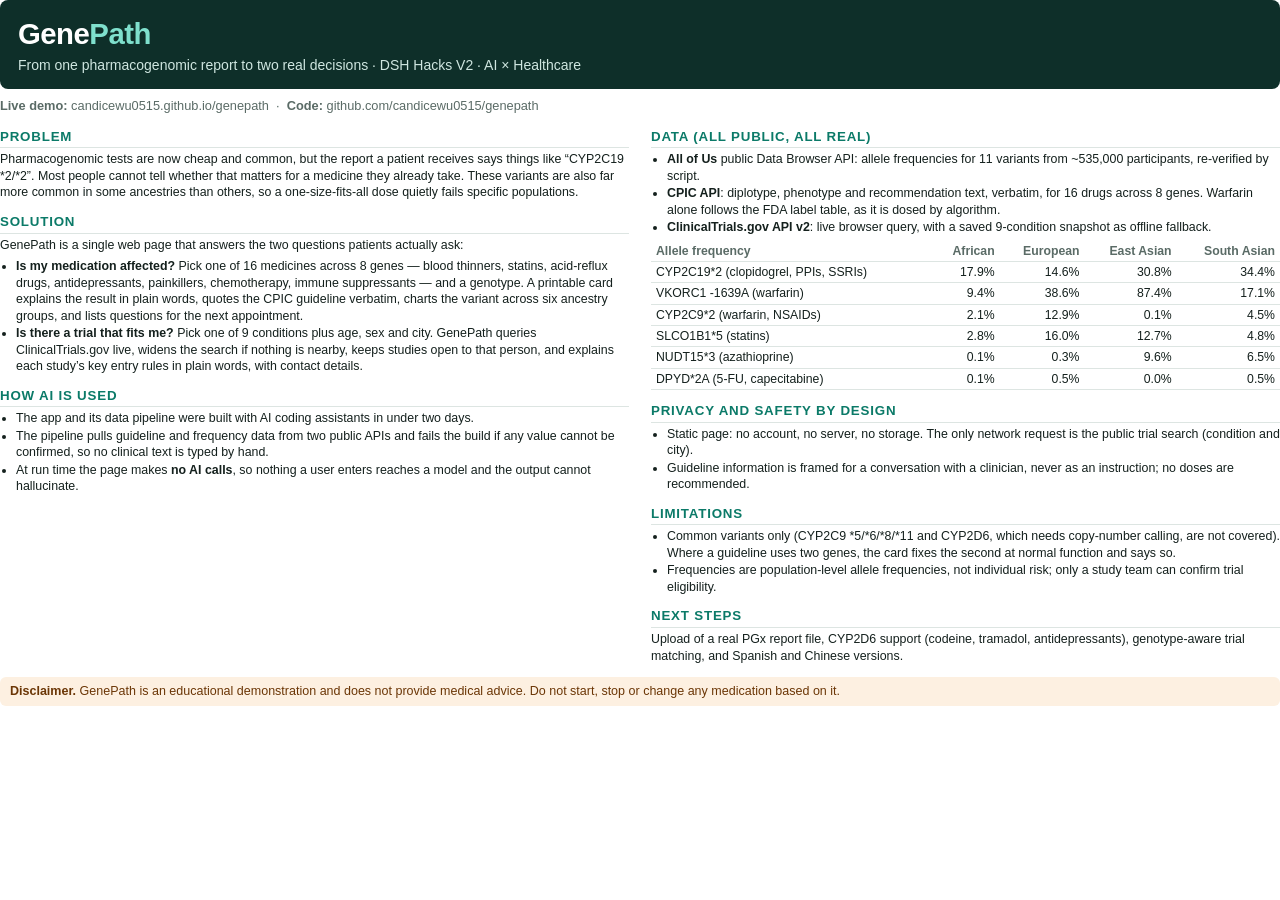
<file: docs/one-pager.html>
<!doctype html>
<html lang="en">
<head>
<meta charset="utf-8">
<title>GenePath — one-page project summary</title>
<style>
  @page { size: Letter; margin: 0.45in; }
  body { font: 9.3pt/1.33 -apple-system, "Helvetica Neue", Arial, sans-serif; color: #14201d; margin: 0; }
  header { background: #0e2f29; color: #fff; padding: 14px 18px; border-radius: 8px; -webkit-print-color-adjust: exact; print-color-adjust: exact; }
  h1 { margin: 0; font-size: 22pt; letter-spacing: -0.5px; } h1 span { color: #7fe0cd; }
  header p { margin: 3px 0 0; color: #cfe6e0; font-size: 10.5pt; }
  .links { margin: 8px 0 2px; font-size: 9.6pt; color: #5a6b66; }
  .cols { display: grid; grid-template-columns: 1fr 1fr; gap: 0 22px; }
  h2 { font-size: 10pt; text-transform: uppercase; letter-spacing: .8px; color: #0b7a68; margin: 12px 0 3px; border-bottom: 1px solid #dde5e2; padding-bottom: 2px; }
  p { margin: 0 0 5px; } ul { margin: 0 0 5px; padding-left: 16px; } li { margin: 1px 0; }
  table { border-collapse: collapse; width: 100%; font-size: 9.2pt; margin: 3px 0 5px; }
  th, td { border-bottom: 1px solid #dde5e2; padding: 2px 5px; text-align: right; } th:first-child, td:first-child { text-align: left; }
  th { color: #5a6b66; font-weight: 600; }
  .note { background: #fdf0e1; border-radius: 6px; padding: 6px 10px; font-size: 9.4pt; color: #6b3606; margin-top: 8px; -webkit-print-color-adjust: exact; print-color-adjust: exact; }
</style>
</head>
<body>
<header>
  <h1>Gene<span>Path</span></h1>
  <p>From one pharmacogenomic report to two real decisions · DSH Hacks V2 · AI × Healthcare</p>
</header>
<p class="links"><b>Live demo:</b> candicewu0515.github.io/genepath &nbsp;·&nbsp; <b>Code:</b> github.com/candicewu0515/genepath</p>

<div class="cols">
<div>
  <h2>Problem</h2>
  <p>Pharmacogenomic tests are now cheap and common, but the report a patient receives says things like “CYP2C19 *2/*2”. Most people cannot tell whether that matters for a medicine they already take. These variants are also far more common in some ancestries than others, so a one-size-fits-all dose quietly fails specific populations.</p>

  <h2>Solution</h2>
  <p>GenePath is a single web page that answers the two questions patients actually ask:</p>
  <ul>
    <li><b>Is my medication affected?</b> Pick one of 16 medicines across 8 genes — blood thinners, statins, acid-reflux drugs, antidepressants, painkillers, chemotherapy, immune suppressants — and a genotype. A printable card explains the result in plain words, quotes the CPIC guideline verbatim, charts the variant across six ancestry groups, and lists questions for the next appointment.</li>
    <li><b>Is there a trial that fits me?</b> Pick one of 9 conditions plus age, sex and city. GenePath queries ClinicalTrials.gov live, widens the search if nothing is nearby, keeps studies open to that person, and explains each study’s key entry rules in plain words, with contact details.</li>
  </ul>

  <h2>How AI is used</h2>
  <ul>
    <li>The app and its data pipeline were built with AI coding assistants in under two days.</li>
    <li>The pipeline pulls guideline and frequency data from two public APIs and fails the build if any value cannot be confirmed, so no clinical text is typed by hand.</li>
    <li>At run time the page makes <b>no AI calls</b>, so nothing a user enters reaches a model and the output cannot hallucinate.</li>
  </ul>
</div>
<div>
  <h2>Data (all public, all real)</h2>
  <ul>
    <li><b>All of Us</b> public Data Browser API: allele frequencies for 11 variants from ~535,000 participants, re-verified by script.</li>
    <li><b>CPIC API</b>: diplotype, phenotype and recommendation text, verbatim, for 16 drugs across 8 genes. Warfarin alone follows the FDA label table, as it is dosed by algorithm.</li>
    <li><b>ClinicalTrials.gov API v2</b>: live browser query, with a saved 9-condition snapshot as offline fallback.</li>
  </ul>
  <table>
    <tr><th>Allele frequency</th><th>African</th><th>European</th><th>East Asian</th><th>South Asian</th></tr>
    <tr><td>CYP2C19*2 (clopidogrel, PPIs, SSRIs)</td><td>17.9%</td><td>14.6%</td><td>30.8%</td><td>34.4%</td></tr>
    <tr><td>VKORC1 -1639A (warfarin)</td><td>9.4%</td><td>38.6%</td><td>87.4%</td><td>17.1%</td></tr>
    <tr><td>CYP2C9*2 (warfarin, NSAIDs)</td><td>2.1%</td><td>12.9%</td><td>0.1%</td><td>4.5%</td></tr>
    <tr><td>SLCO1B1*5 (statins)</td><td>2.8%</td><td>16.0%</td><td>12.7%</td><td>4.8%</td></tr>
    <tr><td>NUDT15*3 (azathioprine)</td><td>0.1%</td><td>0.3%</td><td>9.6%</td><td>6.5%</td></tr>
    <tr><td>DPYD*2A (5-FU, capecitabine)</td><td>0.1%</td><td>0.5%</td><td>0.0%</td><td>0.5%</td></tr>
  </table>

  <h2>Privacy and safety by design</h2>
  <ul>
    <li>Static page: no account, no server, no storage. The only network request is the public trial search (condition and city).</li>
    <li>Guideline information is framed for a conversation with a clinician, never as an instruction; no doses are recommended.</li>
  </ul>

  <h2>Limitations</h2>
  <ul>
    <li>Common variants only (CYP2C9 *5/*6/*8/*11 and CYP2D6, which needs copy-number calling, are not covered). Where a guideline uses two genes, the card fixes the second at normal function and says so.</li>
    <li>Frequencies are population-level allele frequencies, not individual risk; only a study team can confirm trial eligibility.</li>
  </ul>

  <h2>Next steps</h2>
  <p>Upload of a real PGx report file, CYP2D6 support (codeine, tramadol, antidepressants), genotype-aware trial matching, and Spanish and Chinese versions.</p>
</div>
</div>
<p class="note"><b>Disclaimer.</b> GenePath is an educational demonstration and does not provide medical advice. Do not start, stop or change any medication based on it.</p>
</body>
</html>
</file>
<file: review/style.css>
:root{color-scheme:light;--ink:#172d37;--teal:#00635a;--soft:#e4f2ed;--line:#c9d6d3;--muted:#445d65}
*{box-sizing:border-box}body{margin:0;color:var(--ink);background:#fafbf8;font:16px/1.5 "Inter","Helvetica Neue",Arial,sans-serif}.shell{max-width:1100px;margin:auto;padding:0 30px}header{background:#102f39;color:white}.nav,.sectionhead{display:flex;align-items:center;justify-content:space-between;gap:20px}.nav{min-height:66px}.nav a{color:#fff;text-decoration:none}nav{display:flex;gap:22px;font-size:14px}.brand{font-weight:790;letter-spacing:-1.3px;font-size:26px}.brand span{color:#8ae3c1}.intro{padding:35px 0 22px}.intro p:last-child{margin:8px 0 0;color:var(--muted)}.kicker,.status{font-size:12px;font-weight:750;text-transform:uppercase;letter-spacing:1.25px;color:var(--teal);margin:0 0 7px}h1,h2,p{overflow-wrap:break-word}h1{font-size:clamp(30px,4.8vw,51px);line-height:1.06;letter-spacing:-2px;margin:0}h2{line-height:1.18;letter-spacing:-.75px;font-size:25px;margin:0 0 16px}.layout{display:grid;grid-template-columns:minmax(260px,.86fr) minmax(310px,1.14fr);gap:18px;align-items:stretch}.panel{border:1px solid var(--line);border-radius:15px;background:white;padding:23px 26px}.field{display:grid;gap:4px;margin:0 0 11px}label,dt,th{font-size:13px;font-weight:680}input,select,button{font:inherit}select,input{background:#fff;border:1px solid #92a7a5;color:var(--ink);border-radius:6px;padding:7px;width:100%}button{border:0;border-radius:6px;color:white;background:var(--teal);padding:8px 15px;font-weight:650;cursor:pointer}a{color:var(--teal);text-underline-offset:3px}button:focus-visible,a:focus-visible,input:focus-visible,select:focus-visible{outline:3px solid #dd9b15;outline-offset:2px}.result{border-top:5px solid #d49129;background:#fffbef}.result[data-state=row]{border-top-color:var(--teal);background:#f1f8f4}.status{margin-bottom:18px;color:#6f4b13}.result[data-state=row] .status{color:var(--teal)}.result h2{font-size:30px}.result dl{margin:22px 0}.result dl>div{display:grid;grid-template-columns:110px 1fr;gap:8px;border-top:1px solid var(--line);padding:7px 0}dd{margin:0}.fine,.small{color:var(--muted);font-size:13px}.fine{margin-top:22px;padding-top:14px;border-top:1px solid var(--line)}#evaluation{margin:36px 0}.sectionhead h2{margin:0}.sectionhead>a{font-size:14px}.tablewrap{overflow-x:auto}table{width:100%;border-collapse:collapse;background:white;text-align:left}th,td{padding:9px 12px;border-bottom:1px solid var(--line)}th{color:#fff;background:#153f45}tbody tr:first-child{background:var(--soft);font-weight:650}footer{font-size:13px;color:var(--muted);border-top:1px solid var(--line);padding:15px 0}@media(max-width:700px){.shell{padding:0 16px}.layout{grid-template-columns:1fr}.panel{padding:18px}.nav{gap:10px}nav{gap:10px;font-size:12px}.sectionhead{align-items:end}th,td{padding:6px;font-size:13px}}[hidden]{display:none!important}

.example-actions{display:flex;gap:8px;flex-wrap:wrap;margin-top:14px}
#compare{background:white;color:var(--teal);border:1px solid var(--teal)}
.field small{font-size:12px;color:var(--muted)}
.result[data-state="ready"]{background:#f4f7f7;border-top-color:#67858d}
.result[data-state="ready"] .status{color:#365560}
.result[data-state="gap"]{background:#edf2fc;border-top-color:#485f97}
.result[data-state="gap"] .status{color:#394e83}
#evaluation h3{margin:24px 0 4px}
#evaluation h3+p{margin:4px 0 12px}
#labs tr{background:white;font-weight:normal}
@media(max-width:520px){.nav{flex-wrap:wrap;gap:4px;padding-top:8px;padding-bottom:8px}.nav nav{flex-wrap:wrap}}
</file>
